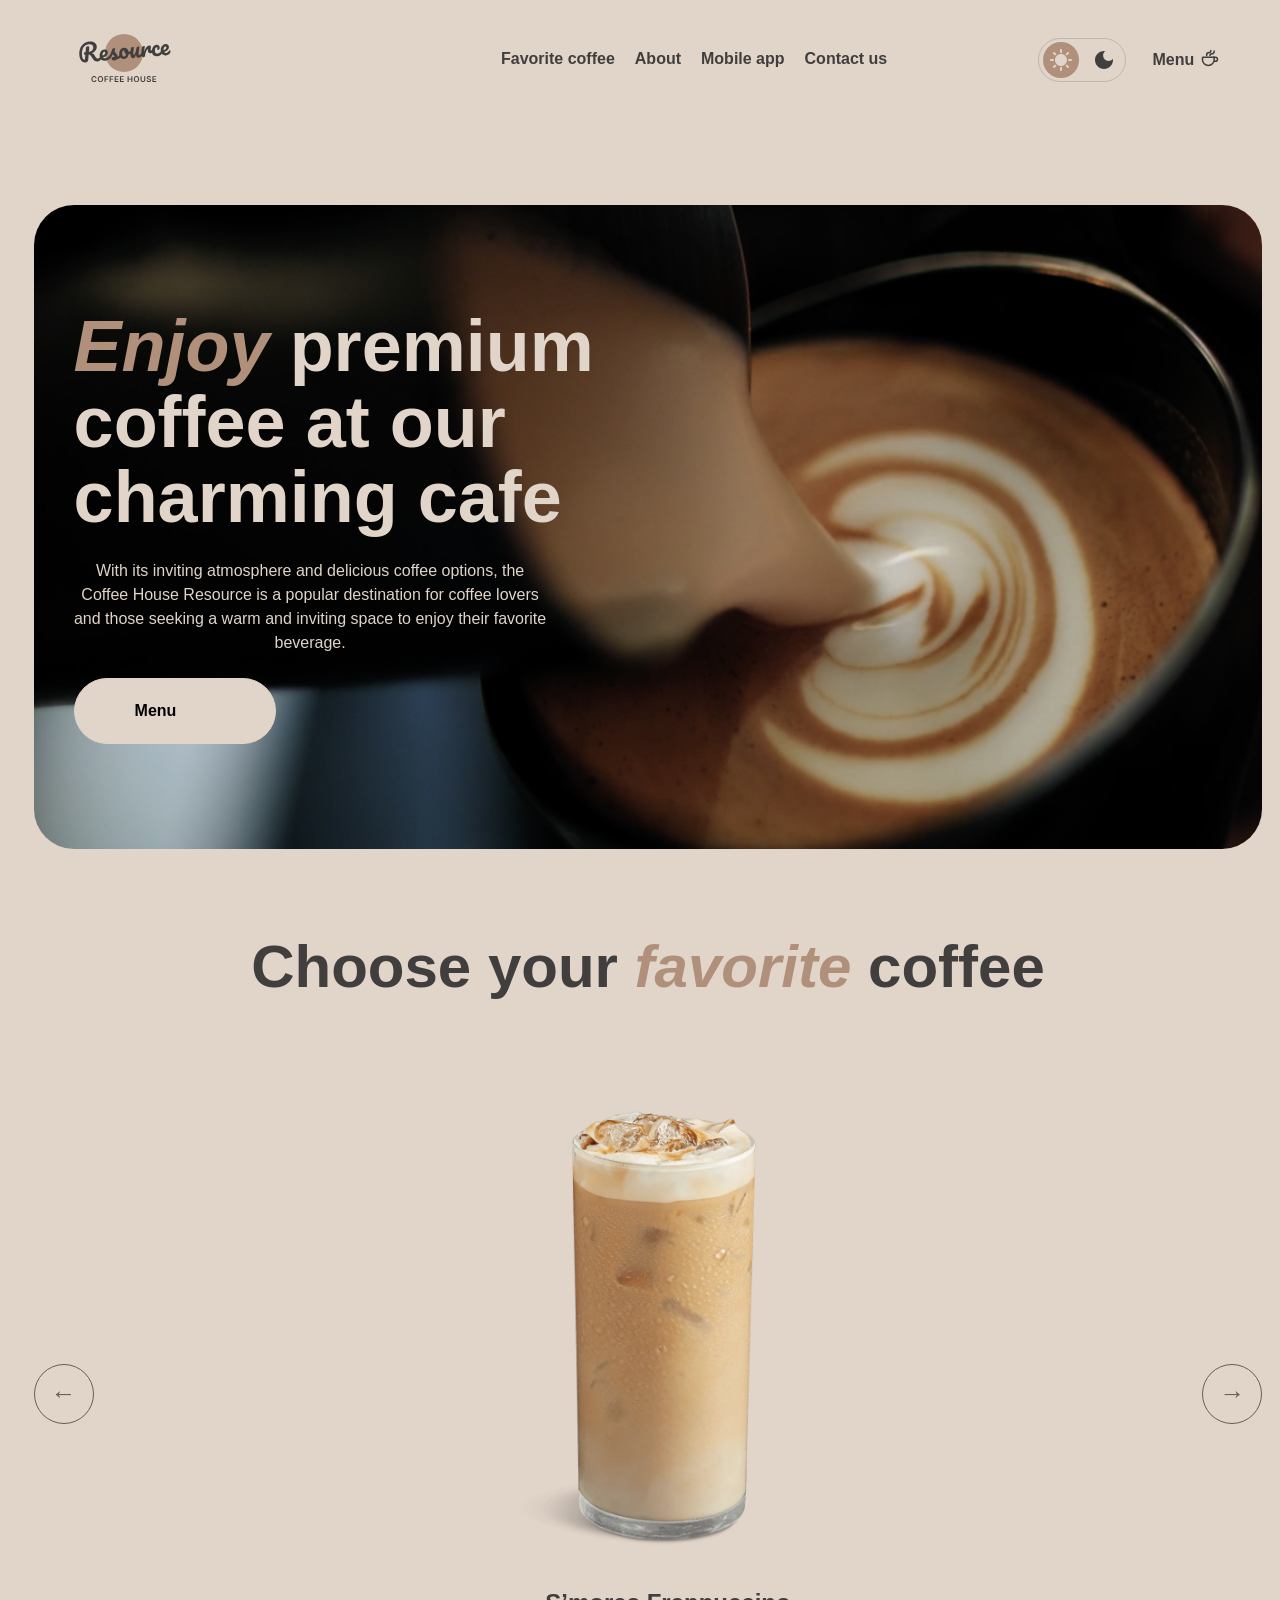
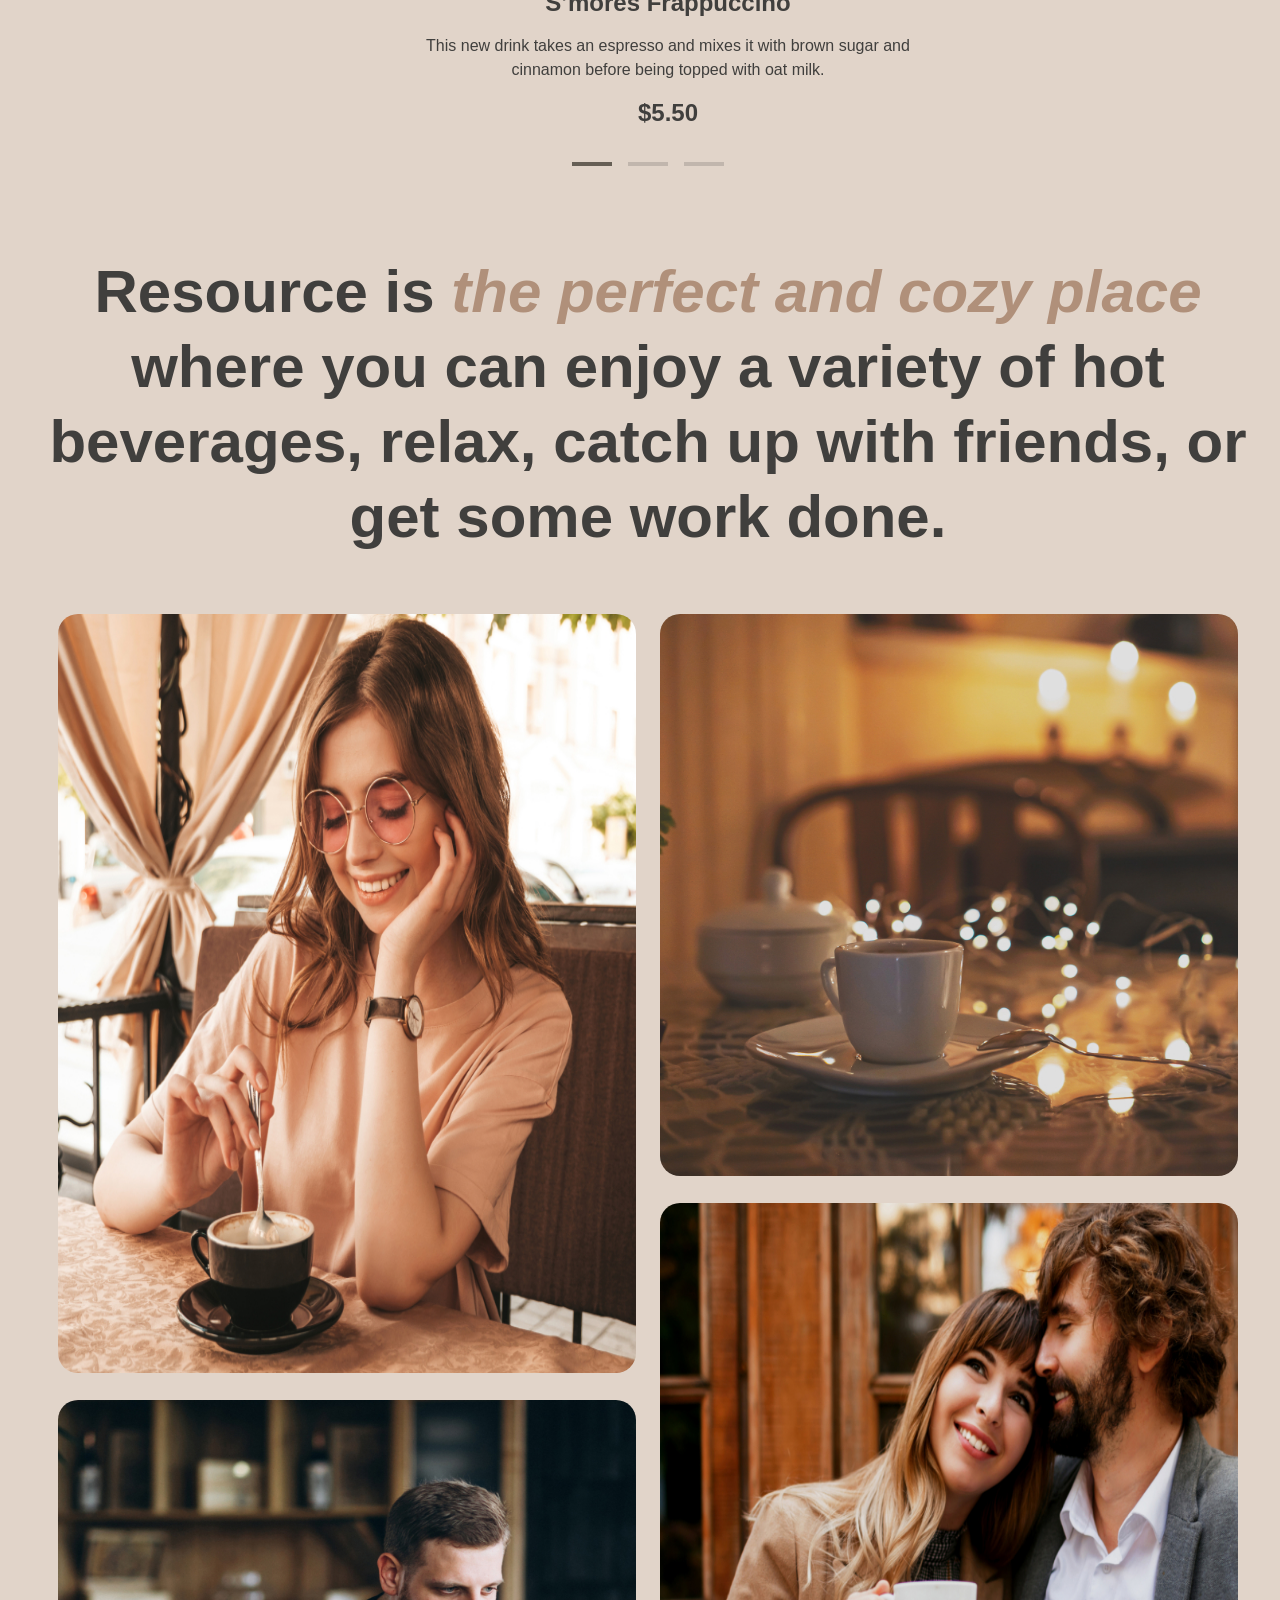
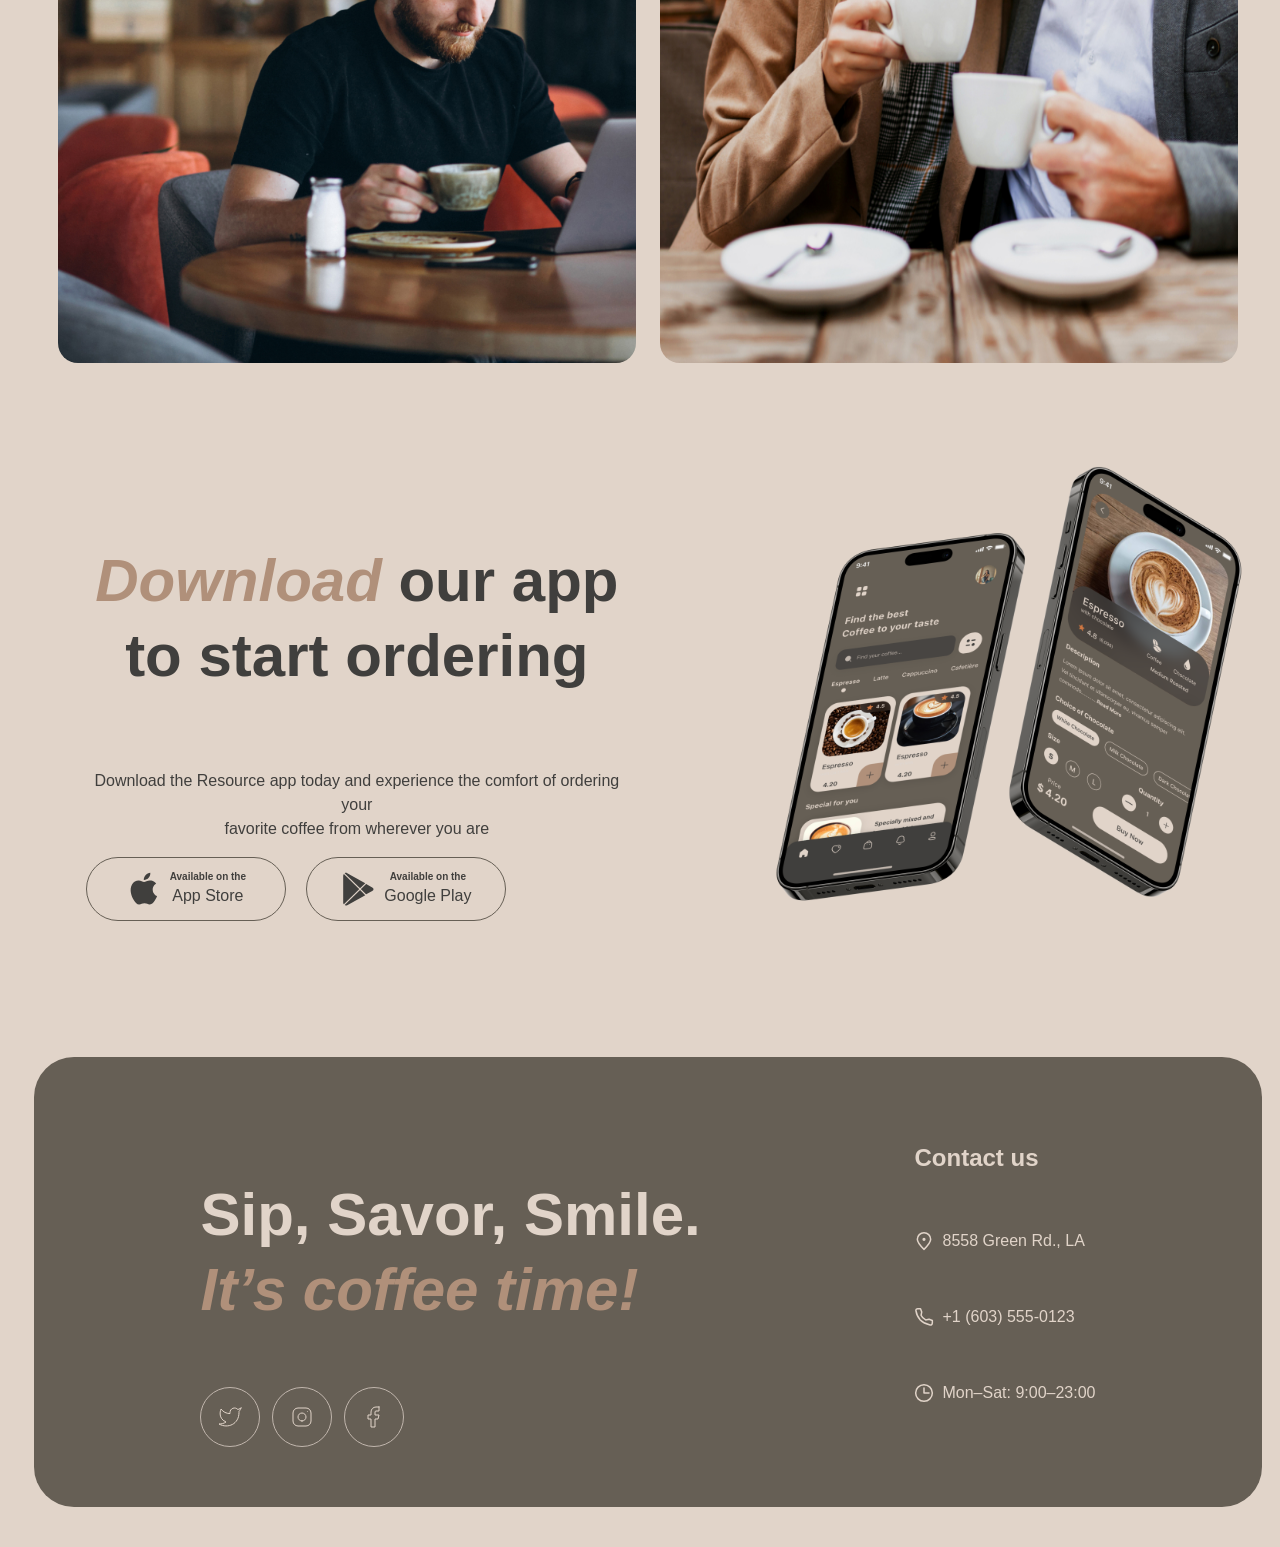
<file: index.html>
<!DOCTYPE html>
<html lang="en" data-theme="light">
<head>
   <meta charset="UTF-8">
   <meta name="viewport" content="width=device-width, initial-scale=1.0">
   <link rel="icon" type="image/png" sizes="32x32" href="./favicon-32x32.png">
   <link rel="stylesheet" href="style.css">
   <title>COFFEE HOUSE</title>
</head>
<body>
   <header>
      <a class="logo-img" href="./index.html">
      <img src="./img/Logo.svg" alt="logo">
      </a>
      <div class="nav-container">
      <nav id="nav">
         <ul class="links">
            <li><a href="#favorite-coffee">Favorite coffee</a></li>
            <li><a href="#contact-us">About</a></li>
            <li><a href="#mobile-app">Mobile app</a></li>
            <li><a href="#contact-info">Contact us</a></li>
            <li><a href='./catalog.html'>Menu<img src="./img/coffee-cup.svg" alt="coffee-cup"></a></li>
         </ul>
      </nav>
      </div>
      <div class="actions">
         <div class="switch-theme">
            <button class="theme action-theme" id="light-theme">
               <img alt="light-theme" src="./img/Sun.svg" width="22">
            </button>
            <button class="theme" id="dark-theme">
                  <img alt="dark-theme" src="./img/Moon.svg" width="18">
            </button>
         </div>
         <a class="menu" href="./catalog.html">
            <p>Menu</p><img src="./img/coffee-cup.svg" alt="coffee-cup">
         </a>
         <div id="burger-button">
            <div class="burger-line"></div>
            <div class="burger-line"></div>
       </div>
      </div>
   </header>
   <main>
    <section id="hero">
     <div class="text-hero">
      <h1><span>Enjoy</span>&nbsp;premium coffee at our charming cafe</h1>
      <p>With its inviting atmosphere and delicious coffee options, the Coffee House Resource is a popular destination for coffee lovers and those seeking a warm and inviting space to enjoy their favorite beverage.</p>
      <a href="./catalog.html"><b class="menu-button-txt">Menu</b></a>
   </div>
    </section>
    <section id="favorite-coffee">
      <h2>Choose your <span>favorite</span> coffee</h2>
      <div class="slider">
      <button class="arrow" id="left-arrow">←</button>      
      <div id="slider">
         <div class="slide">
            <img src="./img/coffee-slider-1.svg" alt="coffee-slider-1">
            <h3>S’mores Frappuccino</h3>
            <p>This new drink takes an espresso and mixes it with brown sugar and cinnamon before being topped with oat milk.</p>
            <h3>$5.50</h3>
         </div>
         <div class="slide">
            <img src="./img/coffee-slider-2.svg" alt="coffee-slider-2">
             <h3>Caramel Macchiato</h3>
            <p>Fragrant and unique classic espresso with rich caramel-peanut syrup, with cream under whipped thick foam.</p>
            <h3>$5.00</h3>
         </div>
         <div class="slide">
            <img src="./img/coffee-slider-3.svg" alt="coffee-slider-3">
              <h3>Ice coffee</h3>
            <p>A popular summer drink that tones and invigorates. Prepared from coffee, milk and ice.</p>
            <h3>$4.50</h3>
         </div>
      </div>
      <button class="arrow" id="right-arrow" >→</button>
      </div>
      <div class="scroll-marker-group">
         <div class="scroll-marker scroll-marker-active"></div>
         <div class="scroll-marker"></div>
         <div class="scroll-marker"></div>
      </div>
    </section>
    <section id="contact-us">
      <h2>Resource is <span>the perfect and cozy place</span> where you can enjoy a variety of hot beverages, relax, catch up with friends, or get some work done.</h2>
      <div class="about">
         <img class="about-img item1" src="./img/about-1.jpg" alt="img-about-1">
         <img class="about-img item2" src="./img/about-2.jpg" alt="img-about-2">
         <img class="about-img item3" src="./img/about-3.jpg" alt="img-about-3">
         <img class="about-img item4" src="./img/about-4.jpg" alt="img-about-4">
      </div>
    </section>
    <section id="mobile-app">
      <div>
         <h2><span>Download</span> our app<br> to start ordering</h2>
         <p>Download the Resource app today and experience the comfort of ordering your<br>favorite coffee from wherever you are</p>
          <div class="offer-buttons">
             <div class="offer-button">
               <img src="./img/app-store.svg" alt="app=store">
               <div>
               <p class="caption">Available on the</p>
               <p>App Store</p>
               </div>
            </div>
             <div class="offer-button">
               <img src="./img/google-play.svg" alt="google-play">
               <div>
               <p class="caption">Available on the</p>
               <p>Google Play</p>
               </div>
             </div>
            </div>
      </div>
       <img src="./img/mobile-screens.svg" alt="mobile-screens">      
    </section>
   </main>
   <footer>
         <div><h2>Sip, Savor, Smile.<br><span>It’s coffee time!</span></h2>
           <div class="socials">
               <button class="social"><img src="./img/twitter.svg" alt="twitter-img"></button>
               <button class="social"><img src="./img/instagram.svg" alt="instagram-img"></button>
               <button class="social"><img src="./img/facebook.svg" alt="facebook-img"></button>
           </div> 
         </div>
         <div id="contact-info">
            <h3>Contact us</h3>
            <a class="contact" href="https://maps.app.goo.gl/C9LFpzVpVExd2MCj6" target="_blank">
               <img src="./img/pin-alt.svg" alt="pin-alt">
               <p>8558 Green Rd.,  LA</p>
            </a>
            <a class="contact" href="tel:+16035550123">
             <img src="./img/phone.svg" alt="phone">
               <p>+1 (603) 555-0123</p>
            </a>
            <a class="contact">
               <img src="./img/clock.svg" alt="clock">
               <p>Mon–Sat: 9:00–23:00</p>
            </a>
         </div>
   </footer>
   <script src="./src/script.js"></script>
   <script src="./src/slider.js"></script>
</body>
</html>
</file>
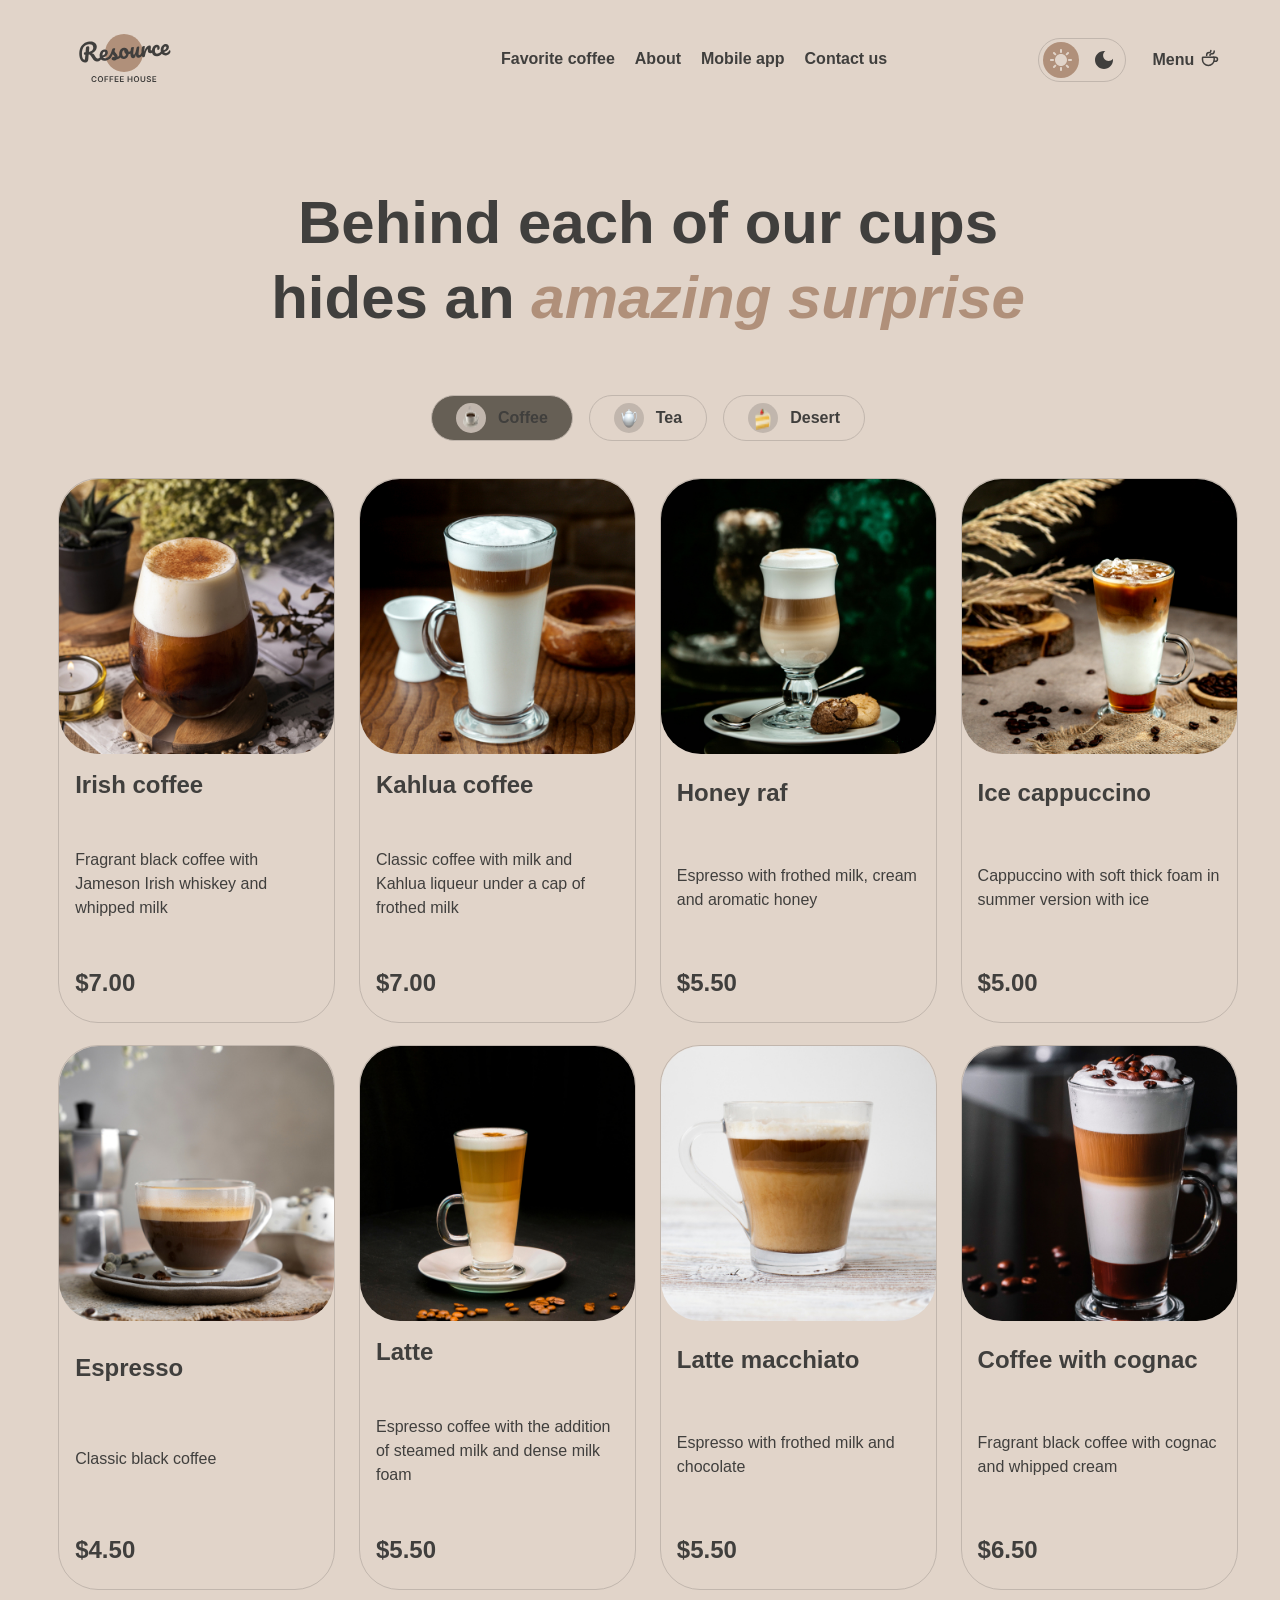
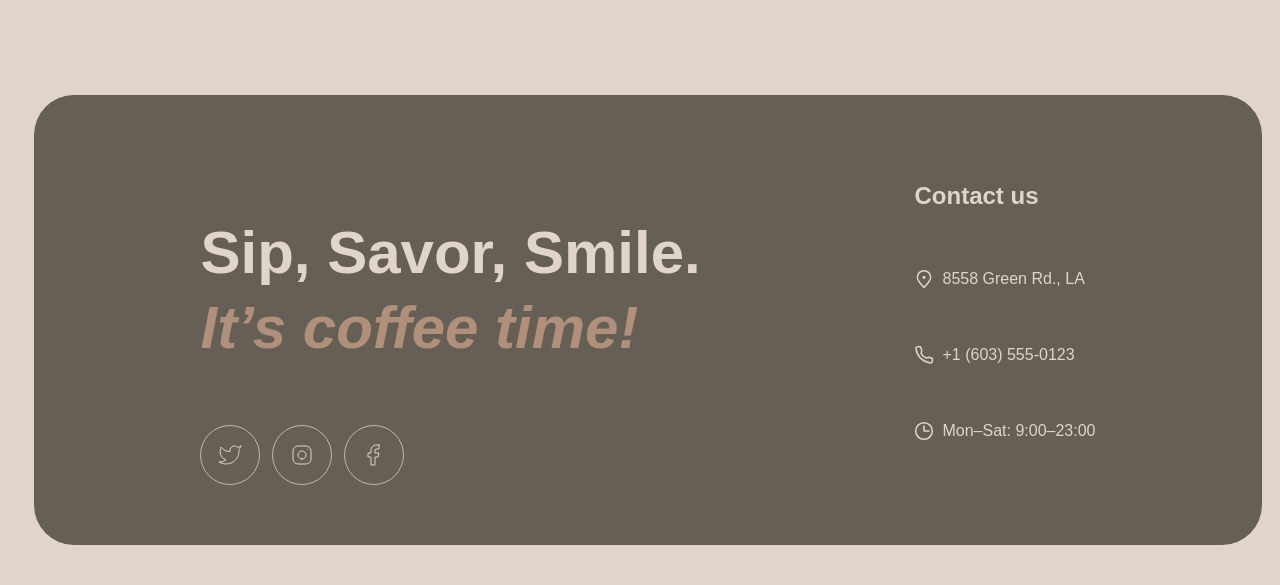
<file: catalog.html>
<!DOCTYPE html>
<html lang="en" data-theme="light">
<head>
   <meta charset="UTF-8">
   <meta name="viewport" content="width=device-width, initial-scale=1.0">
   <link rel="icon" type="image/png" sizes="32x32" href="./favicon-32x32.png">
   <link rel="stylesheet" href="style.css">
   <title>COFFEE HOUSE</title>
</head>
<body>
<header>
      <a class="logo-img" href="./index.html">
      <img src="./img/Logo.svg" alt="logo">
      </a>
      <div class="nav-container">
      <nav id="nav">
         <ul class="links">
            <li><a href="./index.html#favorite-coffee">Favorite coffee</a></li>
            <li><a href="./index.html#contact-us">About</a></li>
            <li><a href="./index.html#mobile-app">Mobile app</a></li>
            <li><a href="./index.html#contact-info">Contact us</a></li>
            <li><a href='./catalog.html'>Menu<img src="./img/coffee-cup.svg" alt="coffee-cup"></a></li>
         </ul>
      </nav>
      </div>
      <div class="actions">
         <div class="switch-theme">
            <button class="theme action-theme" id="light-theme">
               <img alt="light-theme" src="./img/Sun.svg" width="22">
            </button>
            <button class="theme" id="dark-theme">
                  <img alt="dark-theme" src="./img/Moon.svg" width="18">
            </button>
         </div>
         <a class="menu" href="./catalog.html">
            <p>Menu</p><img src="./img/coffee-cup.svg" alt="coffee-cup">
         </a>
         <div id="burger-button">
            <div class="burger-line"></div>
            <div class="burger-line"></div>
       </div>
      </div>
   </header>
   <main>
      <h2>Behind each of our cups<br>hides an <span>amazing surprise</span></h2>
      <div class="catalog-tabs">
         <div class="catalog-tab catalog-tab-active">
            <div class="catalog-tab-icon">
               <img src="./img/tab-coffee.png" alt="tab-coffee">
            </div>
            <p class="catalog-tab-name">Coffee</p>
         </div>
         <div class="catalog-tab">
             <div class="catalog-tab-icon">
               <img src="./img/tab-tea.png" alt="tab-tea">
            </div>
            <p class="catalog-tab-name">Tea</p>
         </div>
         <div class="catalog-tab">
             <div class="catalog-tab-icon">
               <img src="./img/tab-desert.png" alt="tab-desert">
            </div>
            <p class="catalog-tab-name">Desert</p>
         </div>
      </div>
      <section class="cards hide-cards">
         <div class="card">
            <img src="./img/coffee-1.jpg" alt="coffee-1">
            <h3>Irish coffee</h3>
            <p>Fragrant black coffee with Jameson Irish whiskey and whipped milk</p>
            <h3>$7.00</h3>
         </div>
         <div class="card">
            <img src="./img/coffee-2.jpg" alt="coffee-2">
            <h3>Kahlua coffee</h3>
            <p>Classic coffee with milk and Kahlua liqueur under a cap of frothed milk</p>
            <h3>$7.00</h3>
         </div>
         <div class="card">
            <img src="./img/coffee-3.jpg" alt="coffee-3">
            <h3>Honey raf</h3>
            <p>Espresso with frothed milk, cream and aromatic honey</p>
            <h3>$5.50</h3>
         </div>
         <div class="card">
            <img src="./img/coffee-4.jpg" alt="coffee-4">
            <h3>Ice cappuccino</h3>
            <p>Cappuccino with soft thick foam in summer version with ice</p>
            <h3>$5.00</h3>
         </div>
         <div class="card">
            <img src="./img/coffee-5.jpg" alt="coffee-5">
            <h3>Espresso</h3>
            <p>Classic black coffee</p>
            <h3>$4.50</h3>
         </div>
         <div class="card">
            <img src="./img/coffee-6.jpg" alt="coffee-6">
            <h3>Latte</h3>
            <p>Espresso coffee with the addition of steamed milk and dense milk foam</p>
            <h3>$5.50</h3>
         </div>
         <div class="card">
            <img src="./img/coffee-7.jpg" alt="coffee-7">
            <h3>Latte macchiato</h3>
            <p>Espresso with frothed milk and chocolate</p>
            <h3>$5.50</h3>
         </div>
         <div class="card">
            <img src="./img/coffee-8.jpg" alt="coffee-8">
            <h3>Coffee with cognac</h3>
            <p>Fragrant black coffee with cognac and whipped cream</p>
            <h3>$6.50</h3>
         </div>
      </section>
      <section class="cards hide-cards hidden">
          <div class="card">
            <img src="./img/tea-1.jpg" alt="tea-1">
            <h3>Moroccan</h3>
            <p>Fragrant black tea with the addition of tangerine, cinnamon, honey, lemon and mint</p>
            <h3>$4.50</h3>
         </div>
         <div class="card">
            <img src="./img/tea-2.jpg" alt="tea-2">
            <h3>Ginger</h3>
            <p>Original black tea with fresh ginger, lemon and honey</p>
            <h3>$5.00</h3>
         </div>
          <div class="card">
            <img src="./img/tea-3.jpg" alt="tea-3">
            <h3>Cranberry</h3>
            <p>Invigorating black tea with cranberry and honey</p>
            <h3>$5.00</h3>
         </div>
          <div class="card">
            <img src="./img/tea-4.jpg" alt="tea-4">
            <h3>Sea buckthorn</h3>
            <p>Toning sweet black tea with sea buckthorn, fresh thyme and cinnamon</p>
            <h3>$5.50</h3>
         </div>
      </section>
      <section class="cards hide-cards hidden">
          <div class="card">
            <img src="./img/desert-1.jpg" alt="desert-1">
            <h3>Marble cheesecake</h3>
            <p>Philadelphia cheese with lemon zest on a light sponge cake and red currant jam</p>
            <h3>$3.50</h3>
         </div>
          <div class="card">
            <img src="./img/desert-2.jpg" alt="desert-2">
            <h3>Red velvet</h3>
            <p>Layer cake with cream cheese frosting</p>
            <h3>$4.00</h3>
         </div>
          <div class="card">
            <img src="./img/desert-3.jpg" alt="desert-3">
            <h3>Cheesecakes</h3>
            <p>Soft cottage cheese pancakes with sour cream and fresh berries and sprinkled with powdered sugar</p>
            <h3>$4.50</h3>
         </div>
         <div class="card">
            <img src="./img/desert-4.jpg" alt="desert-4">
            <h3>Creme brulee</h3>
            <p>Delicate creamy dessert in a caramel basket with wild berries</p>
            <h3>$4.00</h3>
         </div>
                 <div class="card">
            <img src="./img/desert-5.jpg" alt="desert-5">
            <h3>Pancakes</h3>
            <p>Tender pancakes with strawberry jam and fresh strawberries</p>
            <h3>$4.50</h3>
         </div>
          <div class="card">
            <img src="./img/desert-6.jpg" alt="desert-6">
            <h3>Honey cake</h3>
            <p>Classic honey cake with delicate custard</p>
            <h3>$4.50</h3>
         </div>
          <div class="card">
            <img src="./img/desert-7.jpg" alt="desert-7">
            <h3>Chocolate cake</h3>
            <p>Cake with hot chocolate filling and nuts with dried apricots</p>
            <h3>$5.50</h3>
         </div>
         <div class="card">
            <img src="./img/desert-8.jpg" alt="desert-8">
            <h3>Black forest</h3>
            <p>A combination of thin sponge cake with cherry jam and light chocolate mousse</p>
            <h3>$6.50</h3>
         </div>
      </section>
      <div id="button-more">
      <img src="./img/button-more.svg" alt="button-more">
      </div>
      <dialog class='modal-bg'>
       <div class="modal-win">
         <div>
            <h3 class="product-name"></h3>
            <p class="product-description"></p>
            <p>Size:</p>
            <div class="product-params">
               <div class="product-param  size">
                  <p class="product-param-mark">S</p>
                  <p class="product-param-vol" id="volS"></p>
               </div>
               <div class="product-param  size">
                  <p class="product-param-mark">M</p>
                  <p class="product-param-vol" id="volM"></p>
               </div>
               <div class="product-param  size">
                   <p class="product-param-mark">L</p>
                  <p class="product-param-vol" id="volL"></p>
               </div>
            </div>
            <p>Additives:</p>
            <div class="product-params">
               <div class="product-param additives">
                  <p class="product-param-mark">1</p>
                  <p class="product-param-vol" id="addOne"></p>
               </div>
               <div class="product-param additives">
                  <p class="product-param-mark">2</p>
                  <p class="product-param-vol" id="addTwo"></p>
               </div>
               <div class="product-param additives">
                   <p class="product-param-mark">3</p>
                  <p class="product-param-vol" id="addThree"></p>
               </div>
            </div>
            <div class="container-prise">
               <h3>Total:</h3>
               <h3 id="TotalPrise">$</h3>
            </div>
            <p class="caption">The cost is not final. Download our mobile app to see the final price and place your order. Earn loyalty points and enjoy your favorite coffee with up to 20% discount.</p>
            <div class="modal-btn-close"><p>Close</p></div>            
         </div>
       </div>
      </dialog>
    </main>
    <footer>
         <div><h2>Sip, Savor, Smile.<br><span>It’s coffee time!</span></h2>
           <div class="socials">
               <button class="social"><img src="./img/twitter.svg" alt="twitter-img"></button>
               <button class="social"><img src="./img/instagram.svg" alt="instagram-img"></button>
               <button class="social"><img src="./img/facebook.svg" alt="facebook-img"></button>
           </div> 
         </div>
         <div id="contact-info">
            <h3>Contact us</h3>
            <a class="contact" href="https://maps.app.goo.gl/C9LFpzVpVExd2MCj6" target="_blank">
               <img src="./img/pin-alt.svg" alt="pin-alt">
               <p>8558 Green Rd.,  LA</p>
            </a>
            <a class="contact" href="tel:+16035550123">
             <img src="./img/phone.svg" alt="phone">
               <p>+1 (603) 555-0123</p>
            </a>
            <a class="contact">
               <img src="./img/clock.svg" alt="clock">
               <p>Mon–Sat: 9:00–23:00</p>
            </a>
         </div>
   </footer>
   <script src="./src/script.js"></script>
   <script src="./src/more.js"></script>
   <script src="./src/catalog.js"></script>
   <script src="./src/cards.js"></script>
</body>
</html>
</file>
<file: style.css>
* {
   box-sizing: border-box;
   scroll-behavior: smooth;
}

:root{
   --primary-color: #403F3D;
   --primary-color-inverse:#E1D4C9; 
   --primary-color-accent:#B0907A;
   --primary-bgc-color: #E1D4C9;
   --primary-bgc-color-container:#665F55;
   --primary-border:#C1B6AD;
   --primary-border-inverse:#665F55;

}

body.dark-mode{
   --primary-color:#E1D4C9;
   --primary-color-inverse:#E1D4C9; 
   --primary-color-accent:#B0907A;
   --primary-bgc-color: #292826;
   --primary-bgc-color-container:#403F3D;
   --primary-border:#665F55;
   --primary-border-inverse:#C1B6AD;
}

 h1{
  font:600 4.5rem/105% Inter,sans-serif;
   color: var(--primary-color-inverse);
   margin: 0;
}

h2{
   color: var(--primary-color);
   font:600 60px/125% Inter,sans-serif;
   text-align: center;
   margin: 60px auto;
}

h3{
   color: var(--primary-color);
   text-align: center;
   font:600 24px/125% Inter,sans-serif; 
   margin: 0;
}


p{
   color: var(--primary-color);
   text-align: center;
   font:400 16px/150% Inter,sans-serif; 
}

span{
   font-style: italic;
   color: var( --primary-color-accent);
}

.caption{
   color: var(--primary-color);
   font:600 10px/140% Inter,sans-serif;
}

body{
   background-color: var(--primary-bgc-color);
   width: 100vw;
   overflow-x: hidden;
}

header{
   margin: 0 auto;
   padding: 20px;
   display: flex;
   justify-content: space-around;
   align-items: center;
   color:var(--primary-color);
}

.logo-img img{
   width: 100px;
   background-color: inherit;
   cursor: pointer;
}
.nav-container{
   width: 40%;
   margin-left: 15%;
   z-index: 1;
}

.links{
   display: flex; 
   list-style-type: none;
   font:600 16px/150% Inter, sans-serif;
}

.links li{
   padding:2px 10px;
   cursor: pointer;
   border-bottom: 2px solid var(--primary-bgc-color);
   transition: border-bottom 2s;
}

.links li:last-child{
   display: none;
}

.links li a{
    all:unset;
}

.links li:hover{
   border-bottom: 2px solid var(--primary-color);
}

.actions{
   display: flex;
   justify-content: space-between;
   align-items: center;
   width: 184px;
}

.switch-theme{
   width:88px;
   height: 44px;
   display: flex;
   justify-content: space-around;
   align-items: center;
   border: 1px solid var(--primary-border);
   border-radius: 100px;
   cursor: pointer;
}

.switch-theme:hover .theme:last-child{
   background-color: var(--primary-border-inverse);
}


.theme{
   all:unset;
   width:36px;
   height: 36px;
   border-radius: 50%;
   display: flex;
   justify-content: center;
}

.action-theme{
   background-color: var(--primary-color-accent);
}
.menu{
   all:unset;
   width: fit-content;
   height: fit-content;
   display: flex;
   align-items: flex-start;
   border: 2px solid var(--primary-bgc-color);
   transition: border-bottom 2s;
   cursor: pointer;
}
.menu p{
   font-weight: 600;
   margin: 0 4px;
}

.menu img{
   height: fit-content;
   width: 20px;
   margin-left: 2px;
}

.menu:hover{
   border-bottom: 2px solid var(--primary-color);
}

#burger-button{
   width: 44px;
   height: 44px;
   display: none;
   border-radius: 50%;
   border: 1px solid var(--primary-border-inverse);
   cursor: pointer;
}
.burger-line{
   width: 16px;
   height: 2px;
   background-color: var(--primary-color);
   margin: 4px auto;
}

main{
 width: 98%;
 margin: 0 auto;
 padding: 1%;
}

 main section{
      margin: 80px auto;
 }

#hero{
   height: 644px;
   background-image: url(./img/img-hero.jpg);
   border-radius: 40px;
   display: flex;
   align-items: center;
}

.text-hero{
   width: 45%;
   height: 80%;
   padding: 40px;
   display: flex;
   flex-direction: column;
   align-items: start;
   justify-content: space-between;
}

.text-hero p{
   color: var(--primary-color-inverse);
}

.text-hero a{
   all:unset;
   width: 200px;
   height: 64px;
   color:--primary-color;
   background-color:#E1D4C9;
   border-radius: 100px;
   border: 1px solid #E1D4C9;
   font:600 16px/150% Inter,sans-serif;
   cursor: pointer;
   display: flex;
   align-items: center;
   justify-content: center;
 }

 .menu-button-txt{
   display: block;
   width: 100%;
   padding: 12px 60px;
 }
 .text-hero a:hover .menu-button-txt{
   position: relative;
 }

.text-hero a:hover .menu-button-txt::after{
    content: url(./img/coffee-cup.svg);
    width: 30px;
    display: inline-block;
    top: 12px;
    position: absolute;
}

#slider{
   width: 480px;
   height: 660px;
   display: flex;
   position: relative;
}
#slider .hide{
   display: none;
}

.slider{
   display: flex;
   justify-content: space-between;
   align-items: center;
}

.slide img{
   height: 480px;
   margin: 20px;
}


.slider .arrow{
   width: 60px;
   height: 60px;
   color: var(--primary-border-inverse);
   font-size: 1.6rem;
   border-radius: 50%;
   border:1px solid #665F55;
   background-color: inherit;
   cursor: pointer;
}

.slider .arrow:hover{
   background-color: var(--primary-bgc-color-container);
   color:var(--primary-color-inverse);
}

.scroll-marker-group{
   width: fit-content;
   margin: 30px auto;
   display: flex;
   align-items: center;
}

.scroll-marker{
   height: 4px;
   width: 40px;
   background-color: var(--primary-border);
   margin: 8px;
}

.scroll-marker-active{
   background-color:var(--primary-border-inverse);
}


.about{
   width: 96%;
   margin: 2%;
   height: fit-content;
   display: grid;
   grid-template-columns: repeat(2, 1fr);
   grid-template-rows: repeat(7, 1fr);
   gap: 2%;
    grid-template-areas:
    "a b"
    "a b"
    "a b"
    "a d"
    "c d"
    "c d"
    "c d";
}

.item1 {
  grid-area: a;
}

.item2 {
  grid-area: b;
}

.item3 {
  grid-area: c;
}

.item4 {
  grid-area: d;
}

.about-img{
   border-radius: 20px;
   width: 100%;
   height: 100%;
}

#mobile-app{
   width: 98%;
   margin: 80px auto;
   display: flex;
   align-items: center;
   justify-content: space-between;
}

#mobile-app img{
   width: 40%;
}
#mobile-app>div{
   display: flex;
   flex-direction: column;
   align-items: flex-start;
   justify-content: space-around;
   width: 45%;
   height: 400px;
   margin: 40px;
}

#mobile-app ~ h2,#mobile-app ~ p{
   text-align: left;
   margin:0;
   padding: 0;
}

#mobile-app .offer-buttons{
   display: flex;
   flex-direction: row;
   justify-content: space-between;
}

#mobile-app .offer-button{
   width: 200px;
   height: 64px;
   color:var(--primary-color);
   border:1px solid var(--primary-border-inverse);
   border-radius:100px;
   cursor:pointer;
   display: flex;
   justify-content: center;
   align-items: center;
   margin-right: 20px;
}

#mobile-app .offer-button img{
   width:36px;
   height: 36px;
   margin-right: 8px;
}


#mobile-app .offer-button>div{
   height: fit-content;
}

#mobile-app .offer-button p{
   margin: 0;
}

footer{
   width: 96%;
   margin: 40px auto;
   padding: 60px;
   background-color: var(--primary-bgc-color-container);
   border-radius: 40px;
   color: var(--primary-color-inverse);
   display: flex;
   align-items: center;
   justify-content: space-around;
}

footer h2{
   color: var(--primary-color-inverse);
   text-align: left;
}

footer .socials{
   display: flex;
   gap:12px;
}

footer .social{
   width: 60px;
   height: 60px;
   border-radius: 50%;
   border:1px solid var(--primary-border);
   background-color: inherit;
   display: flex;
   justify-content: center;
   cursor: pointer;
} 
footer .social img{
   width: 24px;
   height: 24px;
   color:var(--primary-color-inverse);
   align-self: center;
}
footer .social:hover{
   scale: 1.1;
}

footer #contact-info h3{
   color: var(--primary-color-inverse);
   margin-bottom: 40px;
   text-align: left;
}

footer .contact{
  all:unset;
  display: flex;
  align-items: center;
  margin-top: 20px;
  cursor: pointer;
}
footer .contact img{
 width: 20px;
 height: 20px;
 color: var(--primary-color-inverse);
 margin-right: 8px;
}

footer .contact p{
   color: var(--primary-color-inverse);
}

footer .contact:hover{
   border-bottom:2px solid var(--primary-color-inverse);
}

.catalog-tabs{
   display: flex;
   margin: 0 auto;
   width: fit-content;
   gap:16px;
}

.catalog-tab{
   width: fit-content;
   height: 46px;
   display: flex;
   border:1px solid var(--primary-border);
   border-radius: 100px;
   padding: 16px 24px;
   display: flex;
   align-items: center;
   background-color: inherit;
   cursor: pointer;
}

.catalog-tab-icon{
   width: 30px;
   height: 30px;
   border-radius: 50%;
   background-color: var(--primary-border);
   display: flex;
   align-items: center;
   justify-content: center;
   margin-right: 12px;
}

.catalog-tab-icon img{
   width: 16px;
   height: 24px;
}

.catalog-tab-name{
   color:var(--primary-color);
   font:600 16px/150% Inter,sans-serif;
}

.catalog-tab-active,.catalog-tab:hover {
   background-color: var(--primary-bgc-color-container);
}
.catalog-tab-active,.catalog-tab:hover  .catalog-tab-name{
   color:var(--primary-color-inverse);
} 

 .cards{
   width: 96%;
   margin: 3% auto 6%;
   display: grid;
   grid-template-columns: repeat(4,1fr);
   gap: 2%;
}

  .hidden{
   display: none;
}

 .card{
   width: 100%;
   height: 100%;
   border: 1px solid var(--primary-border);
   border-radius: 40px;
   cursor: pointer;
   display: flex;
   flex-direction: column;
   justify-content: space-between;
   padding-bottom: 0.5rem;
}

.card img{
   width: 100%;
   border-radius:40px;
}

.card > h3,.card > p{
   text-align: left;
   padding: 1rem;
}


#button-more{
   display: none;
   width: 60px;
   height: 60px;
   margin: 20px auto;
   color: var(--primary-border-inverse);
}

.btn-hide{
   display: none !important;
}

.card-hide{
   display: none;
}

.modal-bg{
    display: none;
    background: rgba(0, 0, 0, 0.8);
    position: fixed;
    top:0;
    left:0;
    width: 100vw;
    height: 100vh;
    cursor: pointer;
    z-index: 1;
    overflow-y: hidden;
}

.modal-win{
   width: 60%;
   height: fit-content;
   background-color: var(--primary-bgc-color);
   border-radius: 40px;
   padding: 16px;
   display: flex;
   align-items: flex-start;
   justify-content: flex-end;
   flex-direction: row-reverse;
}

.modal-win > div{
   width: 60%;
}

.product-name, .modal-win p {
   text-align: left;
      }

.modal-img{
   width: 30%;
   margin-right: 16px;
   border-radius: 40px;
}

.modal-display{
   display: flex;
   align-items: center;
   justify-content: center;
}

.modal-display-body{
   height: 100vh;
   overflow-y: hidden;
}
fieldset{
   all: unset;
}
.product-description{
   margin: 1rem 0.25rem !important;
}

.product-params{
   display: flex;
   align-items: center;
   width: 90%;
   margin: 0.5rem 0;
}

.product-param{
   border: 1px solid var(--primary-border);
   border-radius: 100px;
   width: 40%;
   margin-right: 0.5rem;
   padding:0.5rem 0.2rem;
   height: fit-content;
   display: flex;
   align-items: center;
}

.product-param-mark{
   appearance: none;
   background-color: var(--primary-border);
   border-radius: 50%;
   width: 30px;
   height: 30px;
   margin: 0 0.25rem;
   padding: 0.25rem 0.5rem;
   font-weight: 600;
   display: flex;
   justify-content: center;
   align-items: center;
}

.product-param-vol{
   font-weight: 600;
   margin: 0;
}

.product-param-checked{
  background-color: var(--primary-bgc-color-container);
}
.product-param:hover{
   scale: 1.1;
}

.container-prise{
   width: 100%;
   display: flex;
   justify-content: space-between;
   align-items: flex-end;
   border-bottom: 1px solid var(--primary-border);
   margin: 1.5rem 0;
}

.modal-btn-close{
   width: 100%;
   height: fit-content;
   border: 2px solid var(--primary-border);
   border-radius: 100px;
   display: flex;
   align-self: center;
   justify-content: center;
   margin: 1rem 0;
   cursor: pointer;
}

@media(max-width:768px){
   .no-scroll-body{
      height: 100vh;
      overflow-y: hidden;
   }
   .nav-container{
   width: 100vw;
   height: 100vh;
   margin: 0;
   position: absolute;
   top: 0;
   left: 0;
   overflow: hidden;
   z-index: -1;
}

.nav-burger{
   z-index: 1000;
}
   	nav {
		position: absolute;
		top: 0;
		right: -100vw;
      width: 100vw;
      height: 100vh;
      transition: right 0.4s;
      display: flex;
      justify-content: center;
      background-color: var(--primary-bgc-color);
	}
    nav .links{
      flex-direction: column;
      width: fit-content;
      padding: 30px 8px;
    }
   nav .links li{
      height: 24px;
      padding:24px 8px;
      text-align: center;
   }
      .links li:last-child{
      display: block;
   }

    .active-burger-links{
      right: 0;
      top:85px;
      z-index: 1000;
   }

     #burger-button{
      display: flex;
      align-items: center;
      flex-direction: column;
      justify-content: center;
      z-index: 1001;
     }
     .burger-button-active .burger-line:first-child{
         transform: rotate(45deg); 
         margin: 0;
     }
     .burger-button-active .burger-line:last-child{
         transform: rotate(135deg);  
         margin: -2px auto;
     }
   .menu{
      display: none;
     }
     .text-hero{
      width: 100%;
     }
   .about{
    grid-template-columns: 1fr;
    grid-template-rows: repeat(2, 1fr);
    gap: 2%;
   }
   #mobile-app{
      flex-direction: column;
   }

   #mobile-app>div{
      width: 100%;
      align-items: center;
   }
    #mobile-app>img{
      width: 70%;
      margin-top: 10%;
    }
   footer{
      flex-direction: column;
      align-items: flex-start;
   }

   footer>div{
      margin: 30px 10px;
   }
   footer h2{
      margin: 30px auto;
   }
  
  .cards{
      height: fit-content;
      grid-template-columns: repeat(2, 1fr);
      gap:8px;
      margin: 3% auto 1%;
   }

   .hide-cards .card:nth-child(n + 5){
      display: none;
   }

    #button-more{
      display: block;
   }
   .modal-win{
      width: 70%;
      flex-direction: column-reverse;
   }
   .modal-win>div{
      width: 100%;
      padding: 12px;
   }
   .modal-win>img{
      width: 100%;
   }
   
}

@media(max-width:380px){
   h1{
      font-size: 42px;
   }
   h2{
      font-size: 32px;
      margin: auto;
   }
   #hero{
      background-image: url(./img/img-hero.jpg);
      background-position: center;
      background-repeat: no-repeat;
      width: 96%;
   }

   .text-hero{
      width: 100%;
   }

#slider{
   width: 96%;
  align-items: center;
  flex-wrap: wrap;
  height: fit-content;
}
.slide{
   width: 100%;
   height: fit-content;
   display: flex;
   flex-direction: column;
   align-items: center;
   justify-content: flex-start;
}
.slide img{
   width: 80%;
   height: fit-content;
}
 .arrow{
   display: none;
}

.offer-buttons{
   flex-direction: column !important;
}

.offer-button{
   margin-top: 20px !important;
}
  .cards{
      height: fit-content;
      grid-template-columns: 1fr;
      gap:8px;
      margin:16px auto;
   }
   .catalog-tab{
      padding: 8px;
      height: 36px;
   }
   .modal-win{
      width: 96%;
   }
   .product-param-vol{
      font-size: 12px;
   }
   .size{
      width: fit-content;
      white-space: nowrap;
   }
}
</file>
